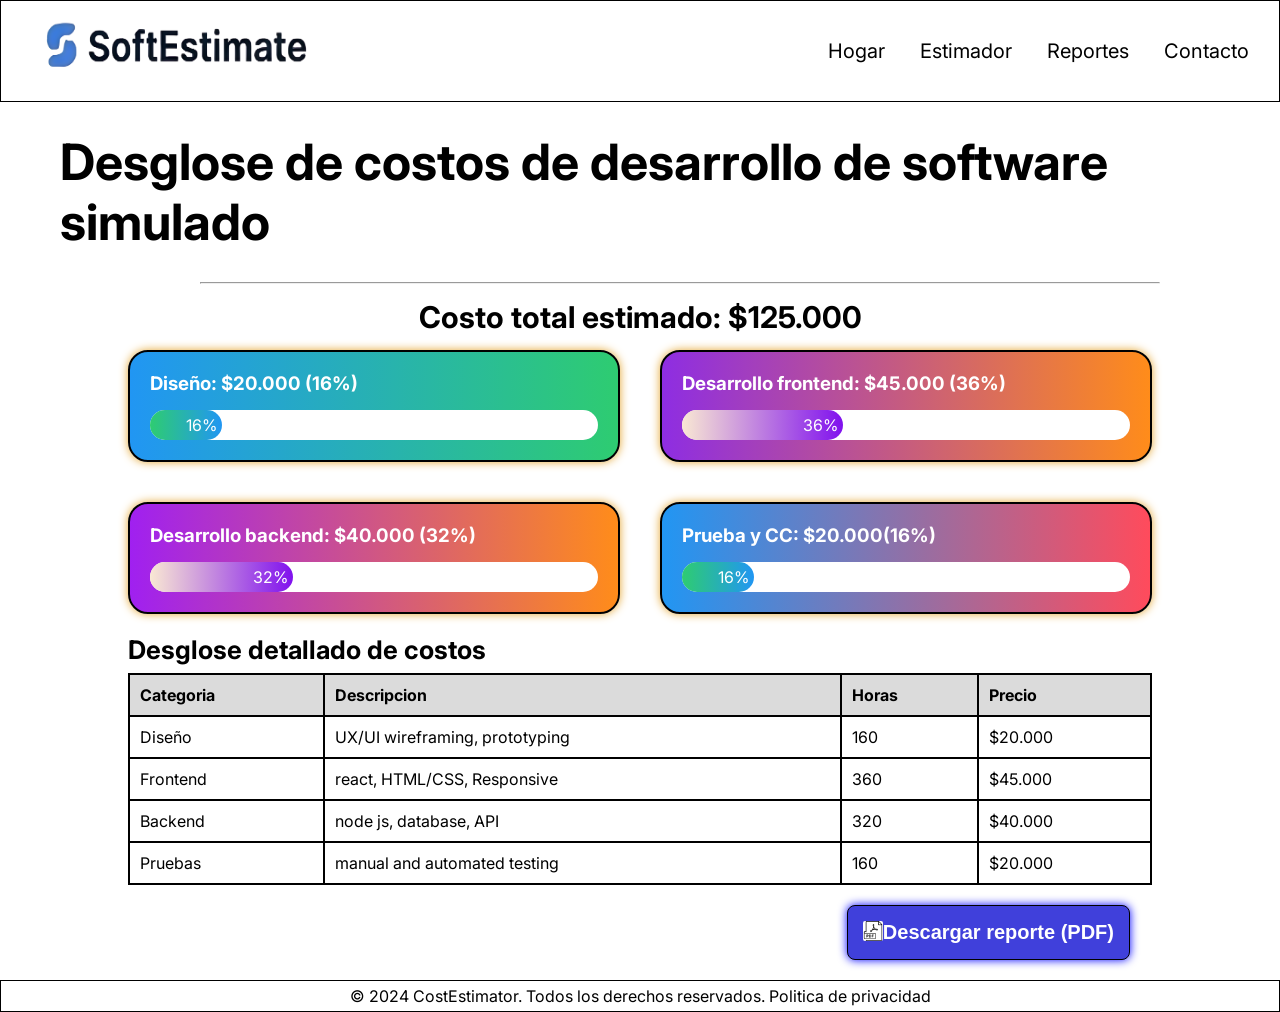
<file: final.html>
<!DOCTYPE html>
<html lang="en">
<head>
    <meta charset="UTF-8">
    <meta name="viewport" content="width=device-width, initial-scale=1.0">
    <link rel="stylesheet" href="styles/stiles4.css">
    <title>CostEstimator</title>
</head>
<body>
    <header class="header">
        <div class="logo">
            <img src="assets/logo_sinfondo.png" alt="logo">
        </div>
        <nav class="menu">
            <ul>
                <li><a href="index.html" target="_blank">Hogar</a></li>
                <li><a href="plataformas.html" target="_blank">Estimador</a></li>
                <li><a href="#">Reportes</a></li>
                <li><a href="resumen.html" target="_blank">Contacto</a></li>
            </ul>
        </nav>
    </header>

    <main>
        <section>
        <h2 class="text">Desglose de costos de desarrollo de software simulado</h2>
        <hr>
        <h2 class="total">Costo total estimado: $125.000</h2>
        </section>

        <section class="costos">
            <div class="todo">
                <div class="cost1">
                    <h3>Diseño: $20.000 (16%)</h3>
                    <div class="barra"><div class="barra-color1">16%</div></div>
                </div>

                <div class="cost2">
                    <h3>Desarrollo frontend: $45.000 (36%)</h3>
                        <div class="barra"><div class="barra-color2">36%</div></div>
                </div>

                <div class="cost3">
                    <h3>Desarrollo backend: $40.000 (32%)</h3>
                    <div class="barra"><div class="barra-color3">32%</div></div>    
                </div>

                <div class="cost4">
                    <h3>Prueba y CC: $20.000(16%)</h3>
                        <div class="barra"><div class="barra-color1">16%</div></div>
                </div>
            </div>
        </section>

        <section class="tabla">
            <div class="container">
                <div>
                    <h2 class="titu">Desglose detallado de costos</h2>
                </div>
            </div>

            <table>
                <tr>
                    <th>Categoria</th>
                    <th>Descripcion</th>
                    <th>Horas</th>
                    <th>Precio</th>
                </tr>
                <tr>
                    <td>Diseño</td>
                    <td>UX/UI wireframing, prototyping</td>
                    <td>160</td>
                    <td>$20.000</td>
                </tr>
                <tr>
                    <td>Frontend</td>
                    <td>react, HTML/CSS, Responsive</td>
                    <td>360</td>
                    <td>$45.000</td>
                </tr>
                <tr>
                    <td>Backend</td>
                    <td>node js, database, API</td>
                    <td>320</td>
                    <td>$40.000</td>
                </tr>
                <tr>
                    <td>Pruebas</td>
                    <td>manual and automated testing</td>
                    <td>160</td>
                    <td>$20.000</td>
                </tr>
            </table>
        </section>

        <section class="reportes">
            <a href="#" ><button class="boton"><img src="assets/pdfxd.png" alt="logo pdf" class="img"><b>Descargar reporte (PDF)</b></button></a>
        </section>

        <br>
        <footer>
            <span>© 2024 CostEstimator. Todos los derechos reservados. Politica de privacidad</span>
        </footer>
    </main>
</body>
</html>
</file>
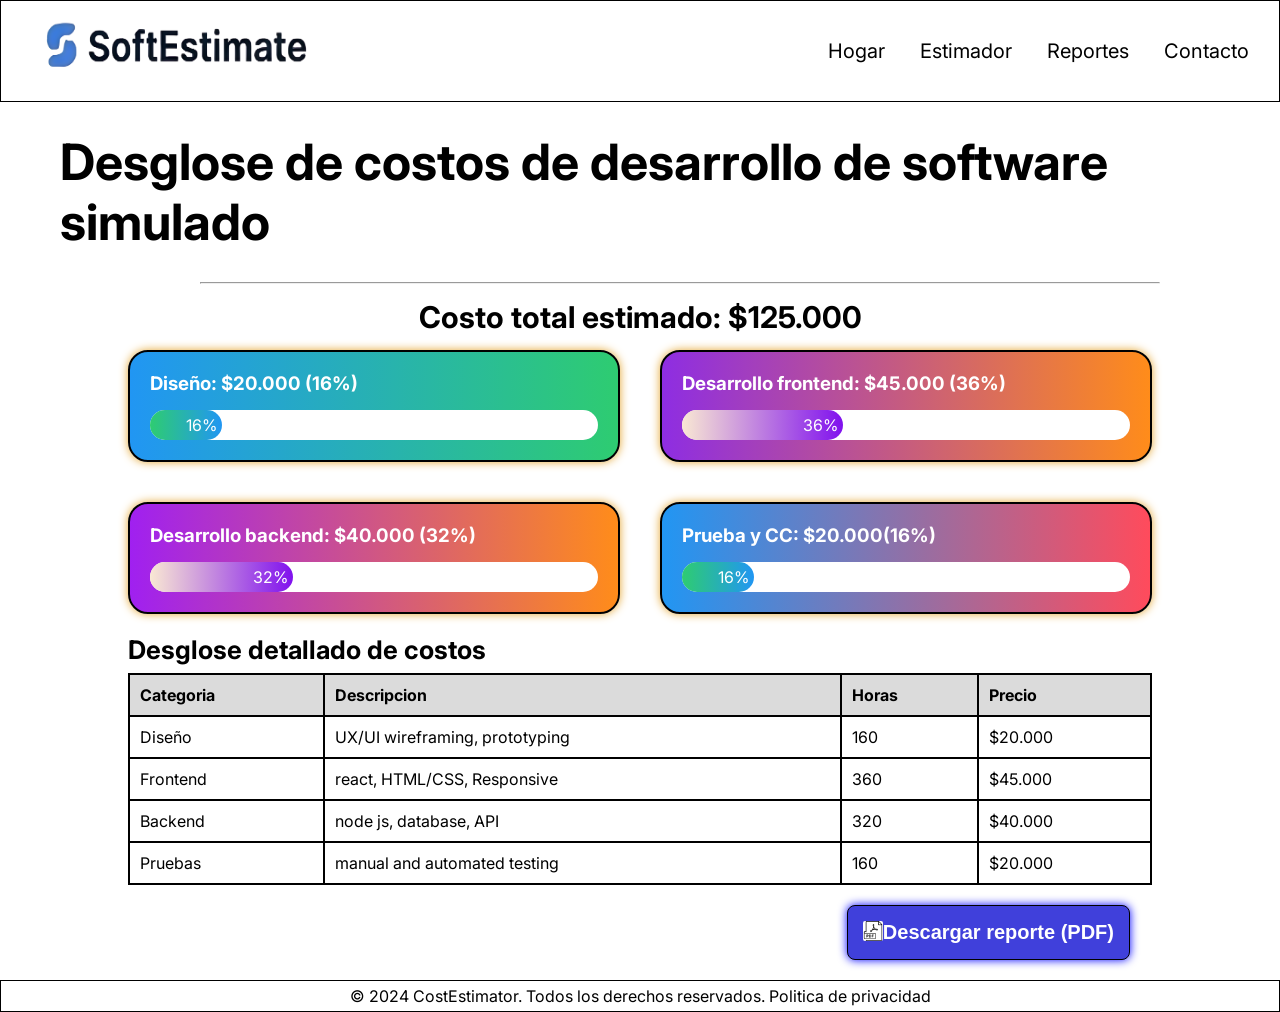
<file: pages/final.html>
<!DOCTYPE html>
<html lang="en">
<head>
    <meta charset="UTF-8">
    <meta name="viewport" content="width=device-width, initial-scale=1.0">
    <link rel="stylesheet" href="../styles/stiles4.css" >
    <title>CostEstimator</title>
</head>
<body>
    <header class="header">
        <div class="logo">
            <img src="../assets/logo_sinfondo.png" alt="logo">
        </div>
        <nav class="menu">
            <ul>
                <li><a href="index.html" target="_blank">Hogar</a></li>
                <li><a href="../pages/plataformas.html" target="_blank">Estimador</a></li>
                <li><a href="#">Reportes</a></li>
                <li><a href="../pages/resumen.html" target="_blank">Contacto</a></li>
            </ul>
        </nav>
    </header>

    <main>
        <section>
        <h2 class="text">Desglose de costos de desarrollo de software simulado</h2>
        <hr>
        <h2 class="total">Costo total estimado: $125.000</h2>
        </section>

        <section class="costos">
            <div class="todo">
                <div class="cost1">
                    <h3>Diseño: $20.000 (16%)</h3>
                    <div class="barra"><div class="barra-color1">16%</div></div>
                </div>

                <div class="cost2">
                    <h3>Desarrollo frontend: $45.000 (36%)</h3>
                        <div class="barra"><div class="barra-color2">36%</div></div>
                </div>

                <div class="cost3">
                    <h3>Desarrollo backend: $40.000 (32%)</h3>
                    <div class="barra"><div class="barra-color3">32%</div></div>    
                </div>

                <div class="cost4">
                    <h3>Prueba y CC: $20.000(16%)</h3>
                        <div class="barra"><div class="barra-color1">16%</div></div>
                </div>
            </div>
        </section>

        <section class="tabla">
            <div class="container">
                <div>
                    <h2 class="titu">Desglose detallado de costos</h2>
                </div>
            </div>

            <table>
                <tr>
                    <th>Categoria</th>
                    <th>Descripcion</th>
                    <th>Horas</th>
                    <th>Precio</th>
                </tr>
                <tr>
                    <td>Diseño</td>
                    <td>UX/UI wireframing, prototyping</td>
                    <td>160</td>
                    <td>$20.000</td>
                </tr>
                <tr>
                    <td>Frontend</td>
                    <td>react, HTML/CSS, Responsive</td>
                    <td>360</td>
                    <td>$45.000</td>
                </tr>
                <tr>
                    <td>Backend</td>
                    <td>node js, database, API</td>
                    <td>320</td>
                    <td>$40.000</td>
                </tr>
                <tr>
                    <td>Pruebas</td>
                    <td>manual and automated testing</td>
                    <td>160</td>
                    <td>$20.000</td>
                </tr>
            </table>
        </section>

        <section class="reportes">
            <a href="#" ><button class="boton"><img src="../assets/pdfxd.png" alt="logo pdf" class="img"><b>Descargar reporte (PDF)</b></button></a>
        </section>

        <br>
        <footer>
            <span>© 2024 CostEstimator. Todos los derechos reservados. Politica de privacidad</span>
        </footer>
    </main>
</body>
</html>
</file>
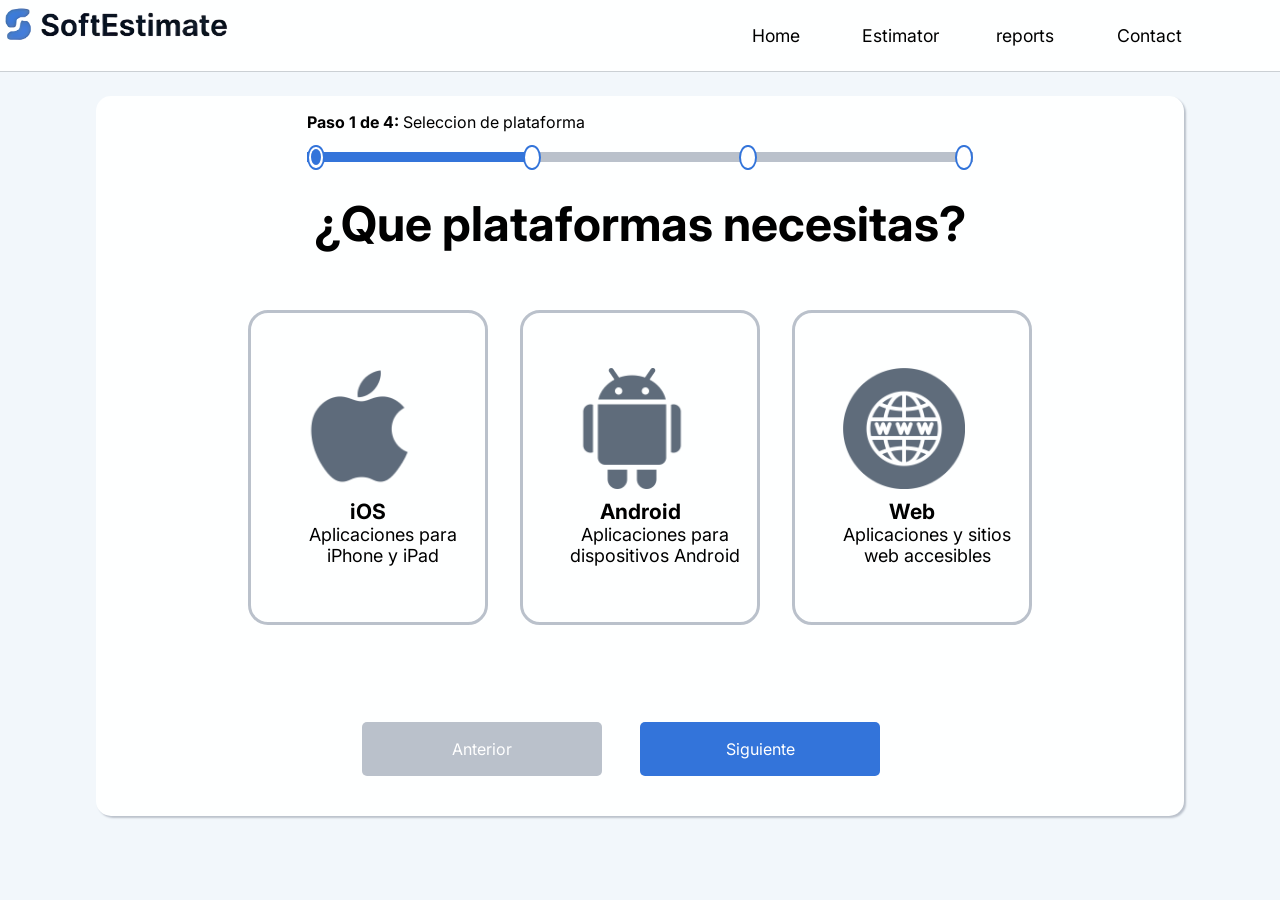
<file: pages/plataformas.html>
<!DOCTYPE html>
<html lang="es">
<head>
    <meta charset="UTF-8">
    <meta name="viewport" content="width=device-width, initial-scale=1.0">
    <link rel="stylesheet" href="../styles/plataformas_style.css">
    <title>Plataformas</title>
</head>
<body>
    <header>
        <div class="header__img">
            <img src="../assets/logo_sinfondo.png" alt="">
        </div>
        <nav class="header__nav">
            <a href="../index.html">Home</a>
            <a href="plataformas.html">Estimator</a>
            <a href="final.html">reports</a>
            <a href="resumen.html" class="header__button">Contact</a>
        </nav>
    </header>

    <main>
        <section class="plataformas">

            <div class="pasos">

                <p><strong>Paso 1 de 4:</strong> Seleccion de plataforma</p>

                <div class="pasos__grafico">
                    <div class="pasos__progreso"></div>
                    <div class="paso__circle">
                        <div class="circle_full"></div>
                    </div>
                    
                    <div class="paso__circle">
                        <div class="circle"></div>
                    </div>

                    <div class="paso__circle">
                        <div class="circle"></div>
                    </div>

                    <div class="paso__circle">
                        <div class="circle"></div>
                    </div>

                    
                </div>

            </div>
            <h2>¿Que plataformas necesitas?</h2>
            <form action="#" class="plataforma__form">
                
                <input type="checkbox" class="checkbox ios__checkbox">
                
                <div class="plataforma_checkbox">
                    
                    <img src="../assets/check.png" alt="" class="check">
                    <img src="../assets/ios_logo.png" alt="" class="checkbox__img">
                    <h3>iOS</h3>
                    <p>Aplicaciones para iPhone y iPad</p>
                </div>

                <input type="checkbox" class="checkbox android__checkbox">

                <div class="plataforma_checkbox">
                    <img src="../assets/check.png" alt="" class="check">
                    <img src="../assets/icons8-android-os-500.png" alt="" class="checkbox__img">
                    <h3>Android</h3>
                    <p>Aplicaciones para dispositivos Android</p>
                </div>

                <input type="checkbox" class="checkbox web__checkbox">
                <div class="plataforma_checkbox">
                    <img src="../assets/check.png" alt="" class="check">
                    <img src="../assets/sitio-web.png" alt="" class="checkbox__img">
                    <h3>Web</h3>
                    <p>Aplicaciones y sitios web accesibles</p>
                </div>

               <div class="form__enlaces">
                <a href="index.html" class="form__button_cancel">Anterior</a>
                <a href="final.html" class="form__button_next">Siguiente</a>
               </div>
            </form>
        </section>
    </main>
    <footer>

    </footer>
</body>
</html>
</file>
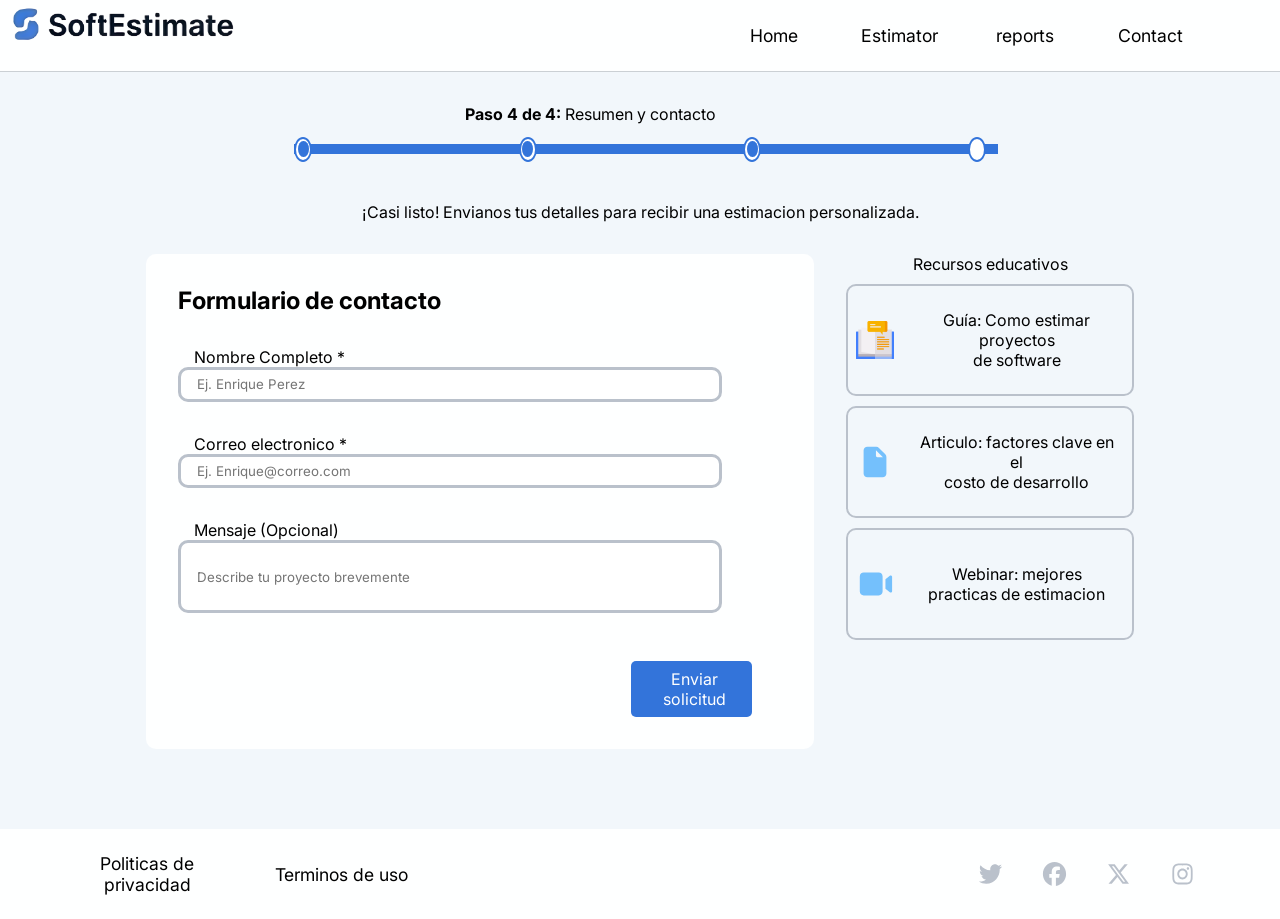
<file: pages/resumen.html>
<!DOCTYPE html>
<html lang="en">
<head>
    <meta charset="UTF-8">
    <meta name="viewport" content="width=device-width, initial-scale=1.0">
    <link rel="stylesheet" href="../styles/resumen_styles.css">
    <title>Resumen</title>
</head>
<body>
    
    <header>
        <div class="header__img">
            <img src="../assets/logo_sinfondo.png" alt="">
        </div>
        <nav class="header__nav">
            <a href="../index.html">Home</a>
            <a href="plataformas.html">Estimator</a>
            <a href="final.html">reports</a>
            <a href="resumen.html" class="header__button">Contact</a>
        </nav>
    </header>
    <main>
        <div class="pasos">

            <p><strong>Paso 4 de 4:</strong> Resumen y contacto</p>

            <div class="pasos__grafico">
                <div class="pasos__progreso"></div>
                <div class="paso__circle">
                    <div class="circle_full"></div>
                </div>
                
                <div class="paso__circle">
                    <div class="circle_full"></div>
                </div>

                <div class="paso__circle">
                    <div class="circle_full"></div>
                </div>

                <div class="paso__circle">
                    <div class="circle"></div>
                </div>

                

            </div>

        </div>

        <section class="details">
            <p>¡Casi listo! Envianos tus detalles para recibir una estimacion personalizada.</p>
            <form action="">
                <h3>Formulario de contacto</h3>
                <label for="">Nombre Completo *</label>
                <input type="text" placeholder="Ej. Enrique Perez" class="details__input">

                <label for="">Correo electronico *</label>
                <input type="text" placeholder="Ej. Enrique@correo.com" class="details__input">

                <label for="">Mensaje (Opcional)</label>
                <input type="text" placeholder="Describe tu proyecto brevemente" class="details__input_mensaje">
                <a href="" class="details__button">Enviar solicitud</a>
            </form>
            
            <div class="resources">
                <p>Recursos educativos</p>
                <div class="recurso">
                    <img src="../assets/dia-mundial-del-libro.png" alt="" class="recurso__img">
                    <p>Guía: Como estimar proyectos  <br>
                        de software</p>
                </div>

                <div class="recurso">
                    <img src="../assets/file-solid-full.svg" alt="" class="recurso__img">
                    <p>Articulo: factores clave en el <br>
                        costo de desarrollo</p>
                </div>

                <div class="recurso">
                    <img src="../assets/video-solid-full.svg" alt="" class="recurso__img">
                    <p>Webinar: mejores practicas de estimacion</p>
                </div>
            </div>
        </section>
    </main>

    <footer>
        <div class="footer__links">
            <a href="">Politicas de privacidad</a>
            <a href="">Terminos de uso</a>
        </div>
        <div class="footer__social">
            <a href="" class="footer__redes"><img src="../assets/twitter-brands-solid-full.svg" alt=""></a>
            <a href="" class="footer__redes"><img src="../assets/facebook-brands-solid-full.svg" alt=""></a>
            <a href="" class="footer__redes"><img src="../assets/x-twitter-brands-solid-full.svg" alt=""></a>
            <a href="" class="footer__redes"><img src="../assets/instagram-brands-solid-full.svg" alt=""></a>
        </div>
    </footer>
</body>
</html>
</file>
<file: styles/stiles4.css>
@import url('https://fonts.googleapis.com/css2?family=Inter:ital,opsz,wght@0,14..32,100..900;1,14..32,100..900&display=swap');


*{
    margin: 0;
    padding: 0;
    box-sizing: border-box;
}

body{
    font-family:'Inter',sans-serif ;
}
.header{
    background:white;
    height:70px;
    display:flex;
    align-items:center;
    justify-content: space-between;
    border: 1px solid black;
    padding:50px 30px;
}


.logo{
    display: flex;
    align-items: center;
}

.logo img{
    /*lo ancho*/
    width: 300px;
    /*lo alto*/
    height: 80px;
    display: block;
    border-radius: 20px;

}

.logo img:hover{
    box-shadow: 0 0 10px rgb(60, 60, 241);
    background-color: rgb(233, 233, 233);
}

.menu ul{
    display: flex;
    gap: 35px;
    list-style: none;
}

.menu a{
    display: flex;
    text-decoration: none;
    color: black;
    font-size: 20px;
}

.menu a:hover{
    color: rgb(113, 110, 110);
    text-shadow: 0 0 10px rgb(113, 110, 110);;
}

.text{
    display: flex;
    justify-content: center;
    padding:10px;
    font-size: 50px;
    margin: 20px 50px;
}
hr{
    display: flex;
    width: 75%;
    margin: 0 200px;
}

.total{
    display: flex;
    justify-content: center;
    font-size: 30px;
    padding:15px;
}

.todo{
    display: grid;
    grid-template-columns: repeat(2,1fr) ;
    gap: 40px;
    list-style: none;
    width: 80%;
    margin: 0 auto;
}
.cost1, .cost2, .cost3, .cost4{
    border: 2px solid black;
    border-radius: 20px;
    text-align: start;
    background-color: white;
    padding: 20px;
    color: black;
    display: flex;
    flex-direction: column;
    box-shadow: 0 0 10px rgb(228, 165, 48);

}
.cost1, .cost2, .cost3, .cost4,  h3{
    gap: 15px;
    color: white;
}
.cost1{
    background: linear-gradient(to right, #2196f3, #2ecc71);
}

.cost2{
    background: linear-gradient(to right, #8e2de2, #ff8c1a);
}

.cost3{
    background: linear-gradient(to right, #a020f0, #ff8c1a);
}

.cost4{
    background: linear-gradient(to right, #2196f3, #ff4b5c);
}

.barra {
    display: flex;
    background-color: white;
    width: 100%;
    height: auto;
    border-radius: 20px;
}

.barra-color1 {
    display: flex;
    background-color: green;
    width: 16%;
    height: auto;
    border-radius: 20px;
    justify-content: flex-end;
      background: linear-gradient(to right, #2ecc71, #2196f3);
    padding: 5px;
}


.cost1:hover, .cost2:hover, .cost3:hover, .cost4:hover {
    box-shadow: 0 0 20px rgb(70, 70, 223);
    transition: all 0.2s;
    transform: scale(1.1);
}

.titu{
    display: flex;
   height: auto;
    border-radius: 20px;
    justify-content: flex-start;
    padding-top: 20px;
    font-size: 2vw;
}

.container{
    width: 100%;
    display: flex;
    justify-content: center;
    margin-bottom: -12px;
}
.container > div {
    width: 80%;
    padding: 0%;
}

.barra-color2 {
    display: flex;
    background-color: green;
    width: 36%;
    height: auto;
    border-radius: 20px;
    justify-content: flex-end;
    background:linear-gradient(to right,#f9e8d3 ,#8011ee);
    padding: 5px;
}

.barra-color3 {
    display: flex;
    background-color: green;
    width: 32%;
    height: auto;
    border-radius: 20px;
    justify-content: flex-end;
    background:linear-gradient(to right,#f9e8d3 ,#8011ee);
    padding: 5px;
}
table{
    width: 80%;
    margin: 20px auto;
    border-collapse: collapse;
    background-color: white;
}

th, td{
    border: 2px solid black;
    padding: 10px;
    text-align: start;
    
}

th{
    background-color: rgb(219, 219, 219);
    color: black;
}

.reportes img{
    display: block;
    width: 20px;
    height: auto;
    background-color: white;
    object-fit: scale-down;
    border-radius: 2px;
}

.reportes button{
    display: flex;
    text-align: center;
    background: rgb(64, 64, 219);
    border: 1px solid black;
    border-radius: 8px;
    padding: 15px;
    color: white;
    font-size: 20px;
    box-shadow: 0 0 10px blue;
}

.reportes button:active{
    transform: scale(0.8);
}


.reportes a{
    display: flex;
    justify-content: flex-end;
    margin: 0 150px;
    text-decoration: none;
}

footer{
    display: flex;
    justify-content: center;
    padding: 5px;
    border: 1px solid black;
}

footer:hover{
    text-shadow: 0 0 20px black;
}

@media (min-width:768px) and (max-width:770px){

    *{
    margin: 0;
    padding: 0;
    box-sizing: border-box;
    }
    .header{ 
    width: 768px;
    height:90px;    display:flex;
    justify-content: space-around;
    padding:50px 5px;
    }
    
    .logo img{
    width: 180px;
    height: 60px;
    display: block;
    }

    .text{
    display: flex;
    text-align: center;
    padding:10px;
    font-size: 30px;
    margin:20px 30px;
    }

    .text:hover{
        text-shadow: 0 0 20px wheat;
    }

    hr{
    display: flex;
    width: 85%;
    margin: 0 57px;
    }

    .total{
    display: flex;
    justify-content: center;
    font-size: 25px;
    padding:25px;
    }

    
.todo{
    display: grid;
    grid-template-columns: repeat(1,1fr) ;
    gap: 20px;
    list-style: none;
    width: 80%;
    margin: 0 auto;
}

.titu{
    display: flex;
    justify-content: space-between;
    padding:20px 20px;
    font-size: 35px ;
    margin: 20px 90px;
    width: 90%;
} 
.container{
    width: 90%;
}

table{
    width: 80%;
    margin: 10px auto;
    border-collapse: collapse;
    background-color: white;
    padding: 20px;
}

.reportes a{
    display: flex;
    justify-content: center;
    margin: 0 150px;
    text-decoration: none;
    padding: 20px;
}

.reportes button{
    display: flex;
    text-align: center;
    padding: 15px;
    font-size: 20px;
    align-content: center;
}
}



@media (max-width: 426px){

    .header{
        flex-direction: column;
        height: auto;
        padding: 20px;
        gap: 15px;
    }

    .logo img{
        width: 200px;
        height: auto;
    }

    .menu ul{
        flex-direction: column;
        align-items: center;
        gap: 15px;
    }

    .menu a{
        font-size: 16px;
    }

    .text{
        font-size: 24px;
        text-align: center;
        margin: 20px 10px;
    }

    hr{
        width: 90%;
        margin: 0 auto;
    }

    .total{
        font-size: 20px;
        text-align: center;
        padding: 15px;
    }

    .todo{
        grid-template-columns: 1fr;
        width: 90%;
        gap: 20px;
    }

    .cost1,
    .cost2,
    .cost3,
    .cost4{
        padding: 15px;
    }

    .cost1 h3,
    .cost2 h3,
    .cost3 h3,
    .cost4 h3{
        font-size: 16px;
    }

    .cost1:hover, .cost2:hover, .cost3:hover, .cost4:hover {
    box-shadow: 0 0 20px rgb(70, 70, 223);
    transition: all 0.2s;
    transform: scale(1.05);
}
    .barra-color1{
    display: flex;
    width: 16%;
    height: auto;
    padding: 5px;
    }

    .titu{
        font-size: 22px;
        text-align: center;
        justify-content: center;
        padding: 10px;
    }

    .container > div{
        width: 100%;
    }

    table{
        width: 85%;
        font-size: 12px;
        display: block;
        overflow-x: auto;
    }

    th, td{
        padding: 8px;
        white-space: nowrap;
    }

    .reportes a{
        justify-content: center;
        margin: 0;
    }

    .reportes button{
        font-size: 14px;
        padding: 10px;
    }

    footer{
        text-align: center;
        padding: 10px;
        font-size: 12px;
    }
}

@media (min-width: 1024px) and (max-width:1025px){

        *{
    margin: 0;
    padding: 0;
    box-sizing: border-box;
    }
    
    .text{
    display: flex;
    justify-content: center;
    text-align: center;
    }

    .header{
    width: 1025px;
    height:20px;
    display:flex;
    justify-content: space-around;
    padding:50px 30px;
    }

    .container{
        display: flex;
        width: 650px;
        justify-content: space-between;
    }

    .logo img{
        width: 300px;
    }

        .titu{
        font-size: 26px;
        text-align: center;
        justify-content: center;
        
    }

    .container > div{
        width:80%;
    }

    .reportes a{
    display: flex;
    justify-content: flex-end;
    margin: 0 90px;
    text-decoration: none;
    }
}
</file>
<file: styles/plataformas_style.css>
@import url('https://fonts.googleapis.com/css2?family=Inter:ital,opsz,wght@0,14..32,100..900;1,14..32,100..900&display=swap');

*{
    margin: 0;
    padding: 0;
    box-sizing: border-box;
    font-family: "Inter", sans-serif;
    transition: 0.3s;
}

:root{
    --bg:#f2f7fb;
    --card-bg:#feffff;
    --primary:#3374da;
    --primary-hover:#2d62b8;
    --primary-gray:#bac1cb;
    --primary-gray-hover:#a1a7b1;
}

body{

    background: var(--bg);
}

header{
    width: 100%;
    height: 10vh;
    background: var(--card-bg);
    display: flex;
    border-bottom: #cbd0d4 solid 1px;
}

.header__img{
    width: 20%;
    overflow: hidden;
}

img{
    width: 600%;
    position: relative;
    right: 8px;
}
.header__nav, a{
    width: 80%;
    color: black;
    text-decoration: none;
    display: flex;
    align-items: center;
    justify-content: space-around;
    
    font-size: 15px;
    text-align: center;
    padding: 8px;
    gap: 2px;
}

.header__button{
    border-radius: 8px;
}


main{

    padding: 1.5rem 1rem ;
}
.plataformas{

    height: auto;
    background-color: var(--card-bg);
    width: 100%;
    border-radius: 15px;
    display: flex;
    align-items: center;
    justify-content: center;
    flex-direction: column;
    padding: 1rem;
    text-align: center;
    box-shadow: 2px 2px 2px var(--primary-gray);
}


.pasos{
    width: 90%;
    
    display: flex;
    align-items: center;
    flex-direction: column;
    
}

.pasos__grafico{
    background-color: var(--primary-gray);
    height: 10px;
    width: 100%;
    margin-top: 20px;
    display: flex;
    align-items: center;
    justify-content: space-between;
}

.pasos__progreso{

    position: absolute;
    width: 25%;
    height: 10px;
    background-color: var(--primary);
    z-index: 1;
}
.paso__circle{

    width: 8%;
    height: 250%;
    border: 2px solid var(--primary);
    border-radius: 50%;
    display: flex;
    align-items: center;
    justify-content: center;
    z-index: 2;
    background-color: white;
}

.circle_full{

    width: 80%;
    height: 80%;
    background-color: var(--primary);
    border-radius: 50%;
}

h2{

    margin-top: 2rem;
    margin-bottom: 1rem;
}

.plataforma__form{

    width: 100%;
    display: flex;
    align-items: center;
    flex-direction: column;
    gap: 10px;
}

.plataforma_checkbox{

    width: 100%;
    min-height: 275px;
    border-radius: 13px;
    border: solid 3px var(--primary-gray);
    display: flex;
    flex-direction: column;
    align-items: center;
    justify-content: center;
    padding: 1rem;
    font-size: 18px;
    text-align: center;
    transition: 0.1s ease;
}

.check{
    width: 10%;
    align-self: flex-end;
    display: none;
}
.checkbox__img{

    width: 60%;
    margin-bottom: 10px;
}

.plataforma_checkbox:checked{

    border: solid 3px var(--primary);
}

.form__button_cancel, .form__button_next{

    width: 90%;
    height: 3rem;
    margin-top: 1rem;
    color: white;
    background-color: var(--primary-gray);
    border: none;
    border-radius: 5px;
    font-size: 16px;
}

.form__button_next{


    background-color: var(--primary);
    margin-top: 1rem;
}

.form__enlaces{
    width: 100%;
    display: flex;
    flex-direction: column;
    align-items: center;
    justify-content: center;
}

.checkbox{
    display: flex;
    align-items: center;
    justify-content: center;
    appearance: none;
    width: 82%;
    height: 30.5vh;
    position: absolute;
    z-index: 10;
   transition: 1s;
    
   opacity: 50%;
   border-radius: 10px;
   cursor: pointer;
   
}

.android__checkbox{
    margin-top: 77%;
}

.checkbox:checked+.plataforma_checkbox{
    border: 5px solid var(--primary);
    scale: 1.03;
}
.checkbox:checked+.plataforma_checkbox .check{
    display: flex;
    position: absolute;
    top: 5%;
}
.web__checkbox{
    margin-top: 155%;
}

@media (min-width:768px) and (max-width:1023px){

    header{
        
        height: 8vh;
    }

    img{
        width: 600%;
        position: relative;
        right: 10px;
        bottom: 8px;
    }

    .header__img{
        width: 10%;
        overflow: hidden;
    }

    .paso__circle{
    width: 4%;
    height: 250%;
    border: 2px solid var(--primary);
    border-radius: 50%;
    display: flex;
    align-items: center;
    justify-content: center;
    z-index: 2;
    background-color: white;
    }

    .pasos{
        margin-bottom: 3rem;
        margin-top: 2rem;
    }
    .plataformas{
        margin-top: 5%;
    }
    .plataforma_checkbox{

        width: 48%;
        min-height: 350px;
        border-radius: 13px;
        border: solid 3px var(--primary-gray);
        display: flex;
        flex-direction: column;
        align-items: center;
        justify-content: center;
        padding: 1rem;
        font-size: 18px;
        text-align: center;
        transition: 0.1s ease;
    }

    .plataforma__form{
        width: 100%;
    
    display: flex;
    align-items: center;
    justify-content: center;
    flex-direction: row;
    gap: 10px;
    flex-wrap: wrap;
    }

    .form__enlaces{
        flex-direction: row;
        justify-content: space-evenly;
        
    }
    .form__button_cancel, .form__button_next{
        width: 40%;
        height: 4rem;
    }

    .checkbox{
        
        appearance: none;
    width: 43%;
    height: 40vh;
    position: absolute;
    z-index: 10;
   transition: 1s;

    
   border-radius: 10px;
    }

    .android__checkbox{
        bottom: 20%;
        right: 5.9%;

    }

    .ios__checkbox{
        left: 5.9%;
        bottom: 20%;
    }

    .web__checkbox{
    bottom:  -21%;
    }

    .pasos__progreso{
        width: 28%;
    }
    main{
        padding: 2rem;
    }

    .plataforma__form{

        
        gap: 20px;
    }
}

@media (min-width:1024px){
    
    body{
        display: flex;
        align-items: center;
        justify-content: center;
        flex-direction: column;
    }
    header{
        width: 100%;
        height: 8vh;
        background: var(--card-bg);
        display: flex;
        border-bottom: #cbd0d4 solid 1px;
        
        justify-content: space-between;
    }


    .header__img img{
        width: 100%;
    }

    .header__nav, a{
        height: 100%;
        width: 40%;
        
        display: flex;
        margin-right: 4%;
        justify-content: center;
        align-items: center;
        font-size: 1.1rem;
        
    }
    .header__button{
        width: 40%;
        height: 3rem;
    }

    .plataformas{
        width: 85vw;
        height: 80vh;

    }

    .plataforma__form{

        width: 100%;
        height: 80%;
        flex-direction: row;
        flex-wrap: wrap;
        align-items: center;
        justify-content: center;
        gap: 2rem;
        padding-left: 3rem;
        padding-right: 3rem;
        

    }
    .plataforma_checkbox{
        width: 25%;
        height: 35vh;
        border-radius: 20px;

    }
    .form__enlaces{
        flex-direction: row;
        
    }

    .form__button_cancel, .form__button_next{
        width: 25%;
        height: 6vh;
        justify-self: center;
        
    }
    
    .form__button_cancel:hover{
        background-color: var(--primary-gray-hover);
    }

    .form__button_next:hover{
        background-color: var(--primary-hover);
    }
    .pasos__grafico{
        width: 70%;
    }
    .pasos__progreso{
        width: 18%;
    }
    .paso__circle{
        width: 2.6%;
    }

    h2{
        font-size: 3rem;
        margin: 2rem;
    }
    p{
        align-self: flex-start;
        margin-left: 15%;
    }
    .checkbox{
        
        width: 19%;
        height: 35%;

    }

    .ios__checkbox{
        top: 33%;
        left: 19.2%;
        
    }
.checkbox:hover+.plataforma_checkbox{
    scale: 1.05;
}
    .android__checkbox{
       bottom: 32%;
    }

    .web__checkbox{
        bottom: 32%;
        right: 19.2%;
    }
    .header__nav a:hover{
     text-decoration: underline;   
    }
}
</file>
<file: styles/resumen_styles.css>
@import url('https://fonts.googleapis.com/css2?family=Inter:ital,opsz,wght@0,14..32,100..900;1,14..32,100..900&display=swap');

*{
    margin: 0;
    padding: 0;
    box-sizing: border-box;
    font-family: "Inter", sans-serif;
}

:root{
    --bg:#f2f7fb;
    --card-bg:#feffff;
    --primary:#3374da;
    --primary-hover:#2d62b8;
    --primary-gray:#bac1cb;
    --primary-gray-hover:#a1a7b1;
}

body{

    background: var(--bg);
    display: flex;
    flex-direction: column;
    align-items: center;
}

header{
    width: 100%;
    height: 10vh;
    background: var(--card-bg);
    display: flex;
    border-bottom: #cbd0d4 solid 1px;
    padding-right: 10px;
}

.header__img{
    width: 20%;
    overflow: hidden;
}

img{
    width: 600%;
    position: relative;
    right: 8px;
}

.header__nav, a{
    width: 80%;
    color: black;
    text-decoration: none;
    display: flex;
    align-items: center;
    justify-content: space-around;
    
    font-size: 15px;
    text-align: center;
    padding: 8px;
    gap: 2px;
    padding-right: 1px;
}

main{

    padding: 1.5rem 1rem ;

    width: 100%;
    display: flex;
    align-items: center;
    justify-content: center;
    flex-direction: column;
    
}

.pasos{
    width: 90%;
    
    display: flex;
    align-items: center;
    flex-direction: column;
    margin-bottom: 3rem;
}

.pasos__grafico{
    background-color: var(--primary-gray);
    height: 10px;
    width: 100%;
    margin-top: 20px;
    display: flex;
    align-items: center;
    justify-content: space-between;
}

.pasos__progreso{

    position: absolute;
    width: 80%;
    height: 10px;
    background-color: var(--primary);
    z-index: 1;
}

.paso__circle{

    width: 8%;
    height: 250%;
    border: 2px solid var(--primary);
    border-radius: 50%;
    display: flex;
    align-items: center;
    justify-content: center;
    z-index: 2;
    background-color: white;
}

.circle_full{

    width: 80%;
    height: 80%;
    background-color: var(--primary);
    border-radius: 50%;
}

.details p{
    text-align: center;
    margin-bottom: 3rem;
    
}

h3{
    margin: 0 0 2rem 0;
}

.details__input, .details__input_mensaje{
    width: 90%;
    height: 2.5rem;
    border-radius: 10px;
    border: solid 3px var(--primary-gray);
    padding-left: 1rem;
    margin-bottom: 2rem;
}
.details__input:hover, .details__input_mensaje:hover{
    border: 2px solid var(--primary-hover);
}

.details__input_mensaje{

    height: 12rem;
    
}

label{
    align-self: flex-start;
    margin-left: 1rem;
}

form{
    display: flex;
    flex-direction: column;
    justify-content: center;
    align-items: center;
    background: var(--card-bg);
    border-radius: 10px;
}

.details__button{

    width: 90%;
    height: 3rem;
    margin-top: 1rem;
    color: white;
    background-color: var(--primary);
    border: none;
    border-radius: 5px;
    font-size: 16px;
}

.details__button:hover{
    background-color: var(--primary-hover);
    
}

.resources{
    width: 100%;
    height: 36rem;
    margin-top: 1rem;
    margin-bottom: 3rem;
}

.recurso{
    width: 100%;
    height: 33%;

    margin-top: 10px;
    display: flex;
    align-items: center;
    justify-content: center;
    padding: 1rem;
    gap: 1rem;
    border: 2px solid var(--primary-gray);
    border-radius: 10px;
    
    
}

.recurso__img{
    width: 25%;
}

.recurso{
    display: flex;
    align-items: center;
    justify-content: space-between;
    
}

footer{
    width: 100%;
    height: auto;
    padding: 1rem;
    background-color: var(--card-bg);
    margin-top: 3rem;
    display: flex;
    flex-direction: column;
    align-items: center;
    justify-content: center;
    
}

.footer__links{

    width: 100%;

    display: flex;
    align-items: center;
    justify-content: center;
    flex-direction: column;
}

.footer__social{

    width: 100%;
    gap: 4px;

    display: flex;
    align-items: center;
    justify-content: center;
}

.footer__social a{

    width: 15%;
}

@media (min-width:768px) and (max-width:1023px){

    header{
        height: 8vh;
    }

    .header__img{
        width: 10%;
    }

    .paso__circle{
        width: 4%;
    }

    main{
        padding: 2rem;
    }

    .footer__links{
        flex-direction: row;
        gap: 2rem;
    }

    .footer__social a{
        width: 8%;
    }
    p{
        margin-right: 100px;
    }
}

@media (min-width:1024px){

    header{
        height: 8vh;
        justify-content: space-between;
    }

    

    .header__img img{
        width: 100%;
        position: static;
    }

    .header__nav, a{
        height: 100%;
        width: 40%;
        margin-right: 4%;
        justify-content: center;
        font-size: 1.1rem;
    }

    .header__button{
        width: 40%;
        height: 3rem;
    }

    main{
        padding: 2rem 4rem;
    }
    p{
        margin-right: 100px;
    }
    .pasos{
        width: 60%;
    }

    .pasos__progreso{
        width: 55%;
    }

    .paso__circle{
        width: 2.6%;
    }

    .details{
        width: 100%;
        display: flex;
        flex-wrap: wrap;
        justify-content: center;
        align-items: flex-start;
        gap: 2rem;
    }

    .details__input{

        height: 20%;
    }
    .details p{
        width: 100%;
        font-size: 1rem;
        margin: 0;
    }

    form{
        width: 58%;
        height: 55vh;
        padding: 2rem;
        align-items: flex-start;
    }

    .resources{
        width: 25%;
        height: auto;
        margin-top: 0;
        margin-bottom: 0;
    }

    .recurso{
        
        min-height: 7rem;

    }
    .recurso:hover{
        scale: 1.05;
    }

    .recurso__img{
        width: 15%;
    }

    .recurso p{
        margin-top: 0;
    }
    h3{
        text-align: left;
        font-size: 1.5rem;
    }
    .details__button{
        width: 20%;
        height: 20%;
        align-self: flex-end;
        margin-right: 5%;
    }

    footer{
        flex-direction: row;
        justify-content: space-between;
        padding: 1rem 4rem;
    }

    .footer__links{
        width: auto;
        flex-direction: row;
        gap: 2rem;
    }

    .footer__social{
        width: auto;
        gap: 1rem;
    }

    .footer__social a{
        width: 3rem;
    }

    a:hover{
        text-decoration: underline;
    }
    .footer__redes:hover{
        scale: 1.15;
    }
}
</file>
